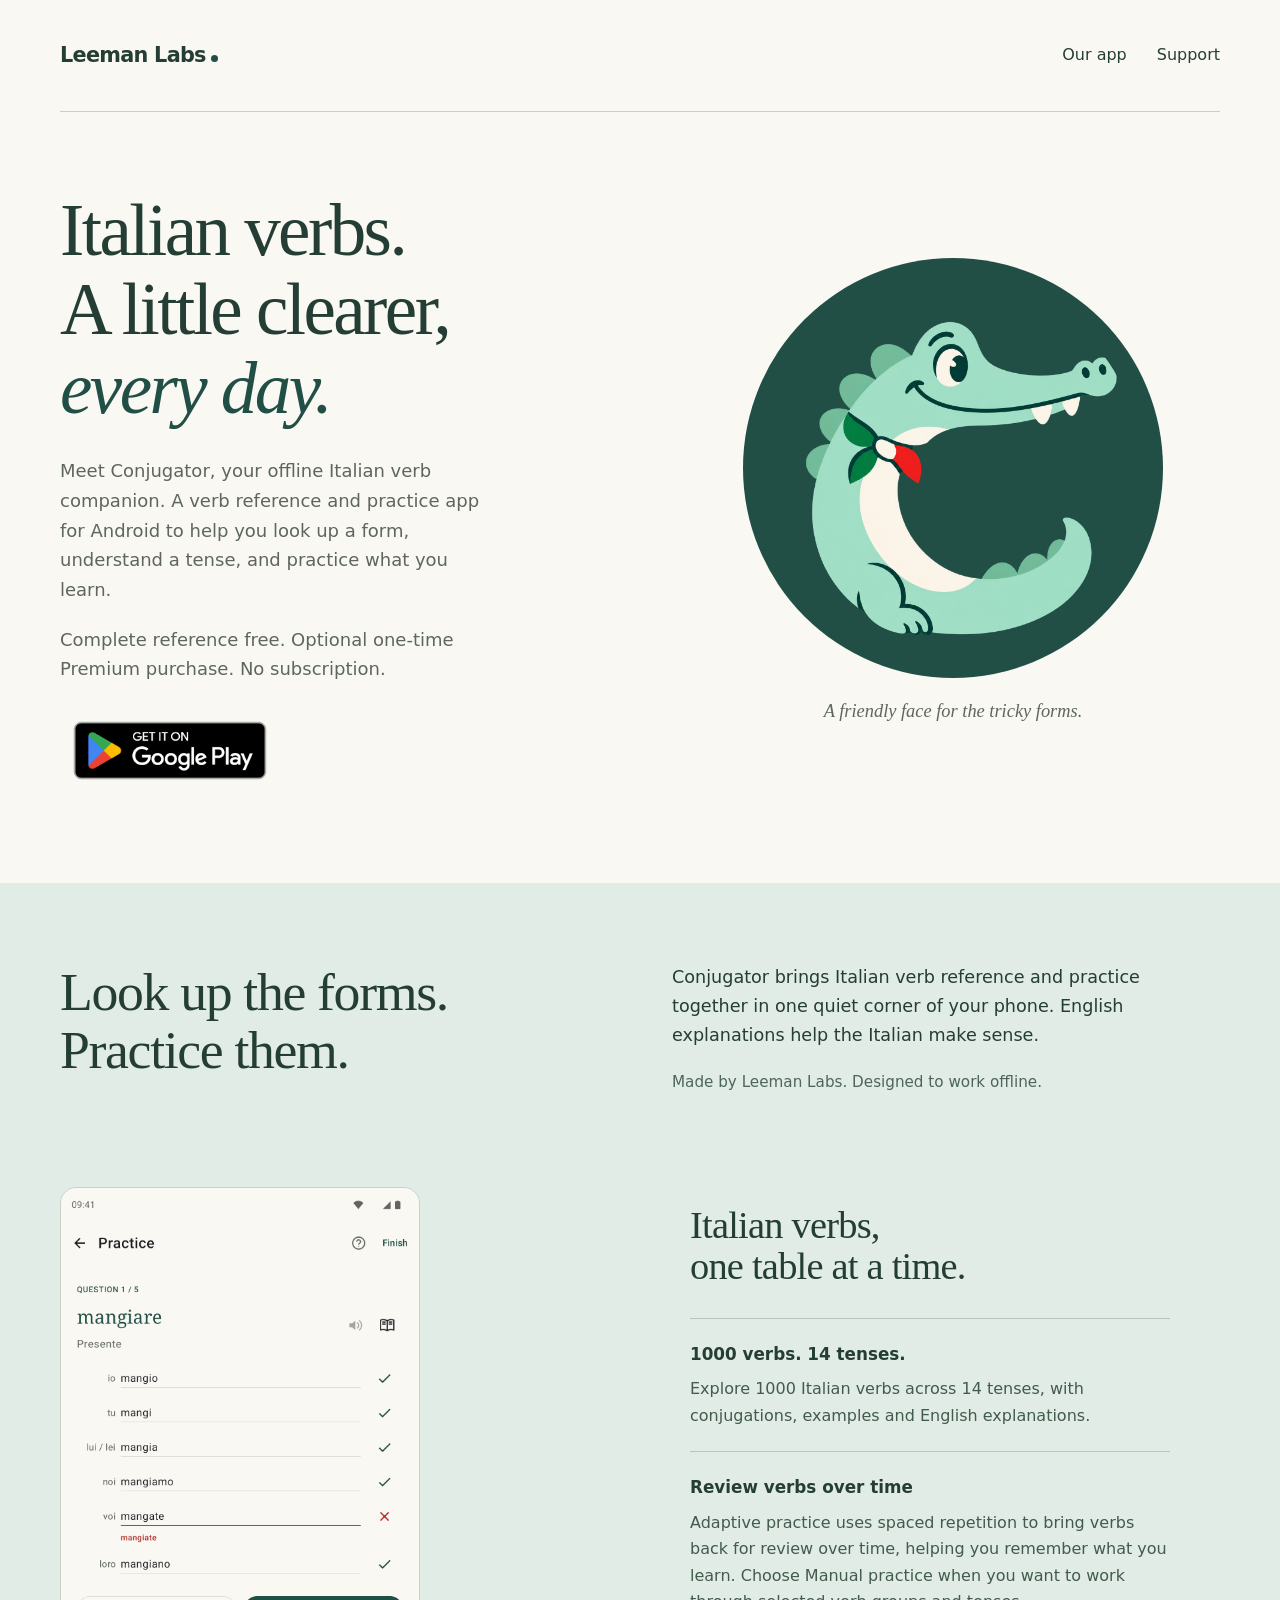
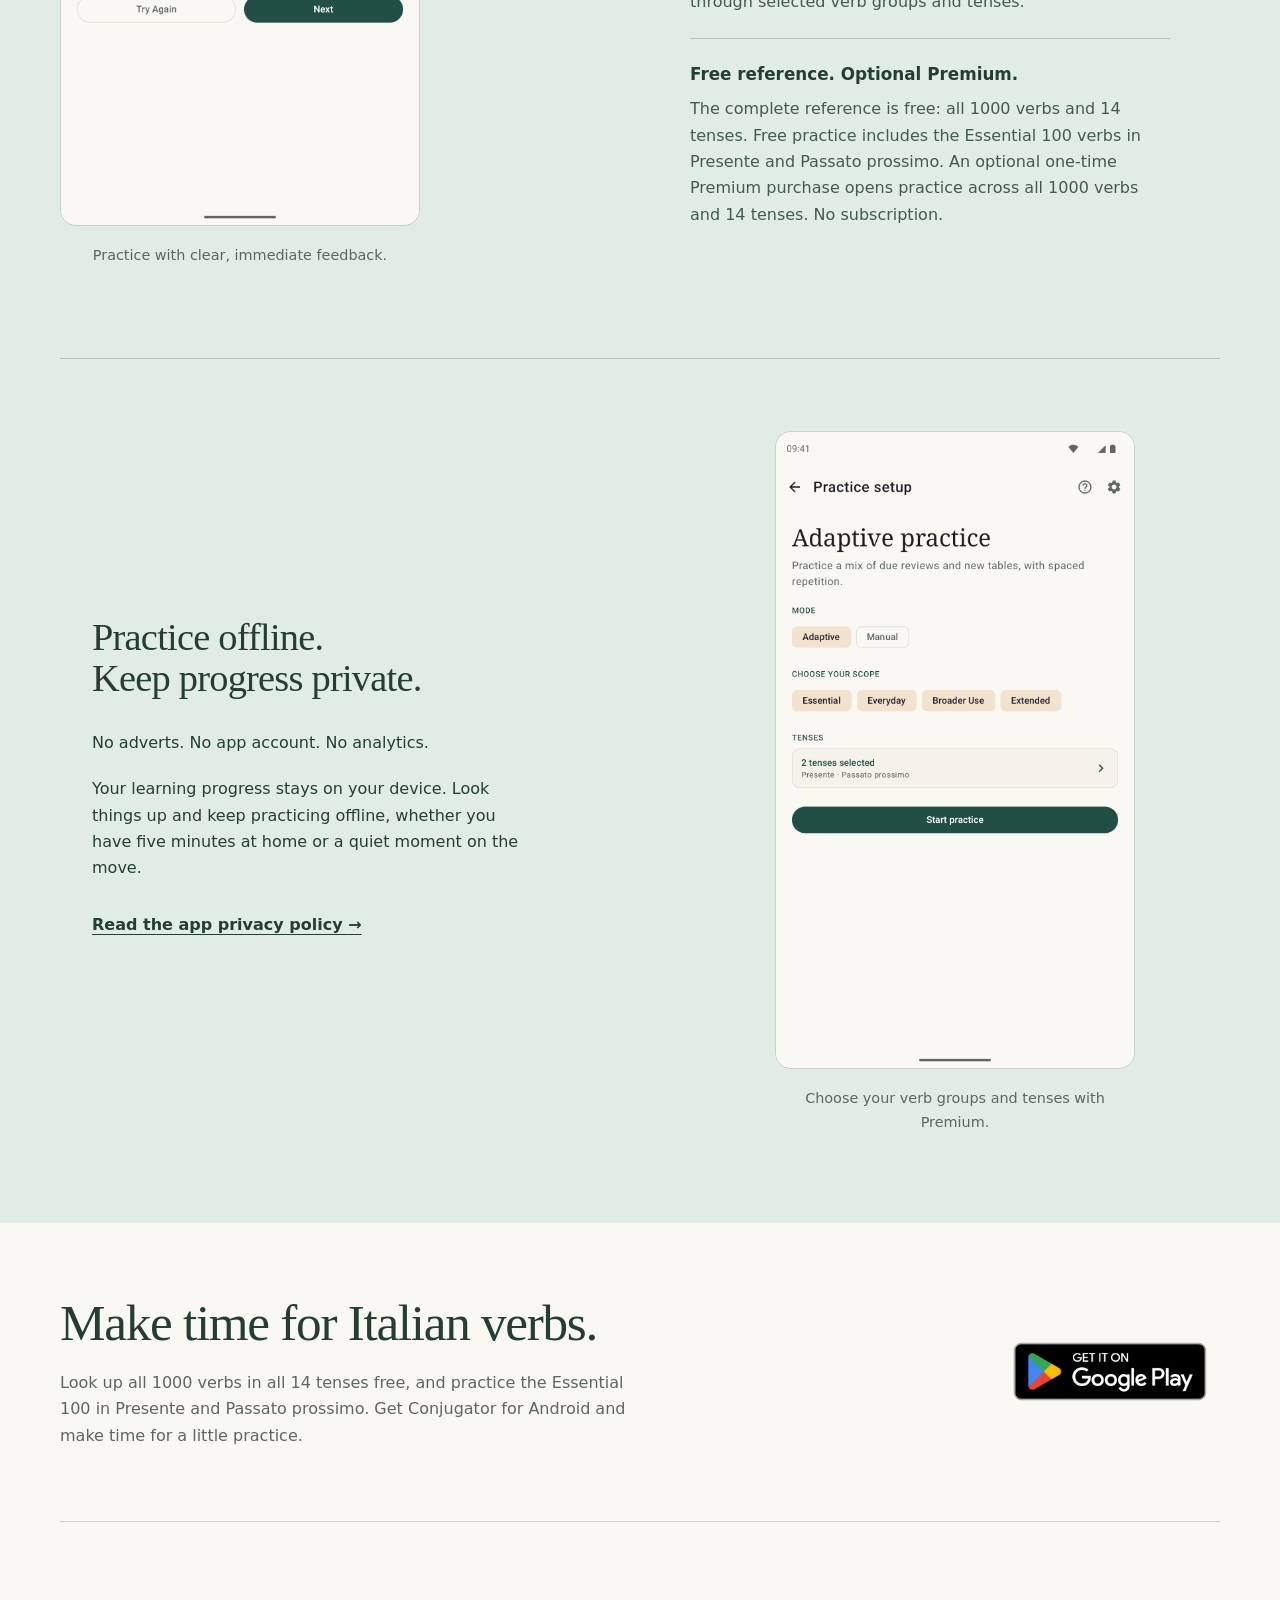
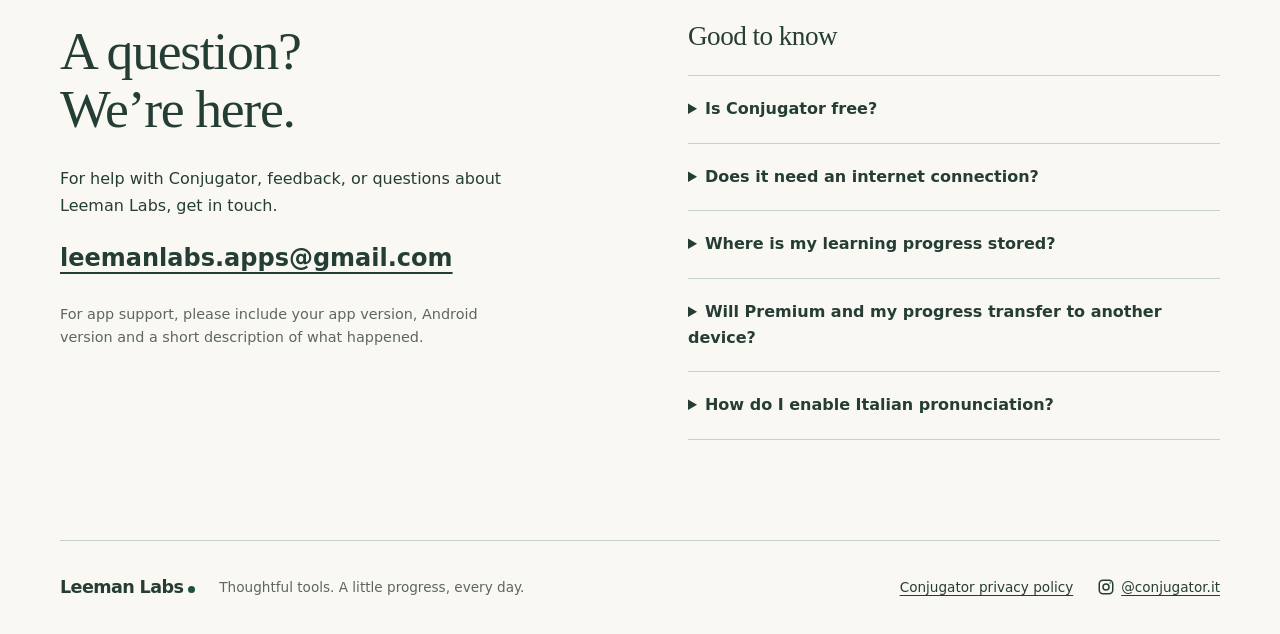
<file: index.html>
<!doctype html>
<html lang="en">
<head>
  <meta charset="utf-8">
  <meta name="viewport" content="width=device-width, initial-scale=1">
  <meta name="description" content="Leeman Labs, maker of Conjugator — an offline Italian verb reference and practice app for Android. Explore the app and get support.">
  <meta name="theme-color" content="#214f46">
  <meta property="og:title" content="Conjugator: Offline Italian Verb Practice | Leeman Labs">
  <meta property="og:description" content="Italian verbs. A little clearer, every day. Meet Conjugator, your offline Italian verb companion for Android.">
  <meta property="og:type" content="website">
  <meta property="og:url" content="https://tleeman.github.io/">
  <meta property="og:image" content="https://tleeman.github.io/assets/icon.png">
  <link rel="canonical" href="https://tleeman.github.io/">
  <link rel="icon" type="image/png" href="assets/icon.png">
  <link rel="stylesheet" href="styles.css">
  <meta name="google-site-verification" content="Qju-MWoeeO31oDzUV84XsKwe7bpOScqYTNpeeteQqgk" />
  <title>Conjugator: Offline Italian Verb Practice | Leeman Labs</title>
</head>
<body>
  <a class="skip-link" href="#main">Skip to content</a>
  <header class="site-header wrap">
    <a class="wordmark" href="./" aria-label="Leeman Labs home">Leeman Labs<span class="brand-dot" aria-hidden="true"></span></a>
    <nav aria-label="Main navigation"><a href="#conjugator">Our app</a><a href="#support">Support</a></nav>
  </header>
  <main id="main">
    <section class="hero wrap" aria-labelledby="hero-title">
      <div class="hero-copy">
        <h1 id="hero-title">Italian verbs.<br>A little clearer,<br><em>every day.</em></h1>
        <p>Meet Conjugator, your offline Italian verb companion. A verb reference and practice app for Android to help you look up a form, understand a tense, and practice what you learn.</p>
        <p>Complete reference free. Optional one-time Premium purchase. No subscription.</p>
        <div class="hero-actions">
          <a class="store-badge" href="https://play.google.com/store/apps/details?id=com.leemanlabs.conjugator.it"><img src="assets/google-play-badge.png" width="646" height="250" alt="Get it on Google Play"></a>
        </div>
      </div>
      <figure class="mascot">
        <img src="assets/conjugator.png" width="1280" height="1280" alt="ConjuGATOR, the Conjugator mascot: a smiling mint-green crocodile wearing an Italian tricolour neckerchief.">
        <figcaption>A friendly face for the tricky forms.</figcaption>
      </figure>
    </section>
    <section class="app-section" id="conjugator" aria-labelledby="app-title">
      <div class="wrap">
        <div class="section-intro">
          <h2 id="app-title">Look up the forms.<br>Practice them.</h2>
          <div><p>Conjugator brings Italian verb reference and practice together in one quiet corner of your phone. English explanations help the Italian make sense.</p><p>Made by Leeman Labs. Designed to work offline.</p></div>
        </div>
        <div class="app-story">
          <figure class="app-shot"><img src="assets/practice.png" width="1080" height="1920" loading="lazy" alt="Conjugator practice screen showing answers for mangiare, with a correction and an option to try again."><figcaption>Practice with clear, immediate feedback.</figcaption></figure>
          <div class="story-copy">
            <h3>Italian verbs,<br>one table at a time.</h3>
            <dl>
              <div><dt>1000 verbs. 14 tenses.</dt><dd>Explore 1000 Italian verbs across 14 tenses, with conjugations, examples and English explanations.</dd></div>
              <div><dt>Review verbs over time</dt><dd>Adaptive practice uses spaced repetition to bring verbs back for review over time, helping you remember what you learn. Choose Manual practice when you want to work through selected verb groups and tenses.</dd></div>
              <div><dt>Free reference. Optional Premium.</dt><dd>The complete reference is free: all 1000 verbs and 14 tenses. Free practice includes the Essential 100 verbs in Presente and Passato prossimo. An optional one-time Premium purchase opens practice across all 1000 verbs and 14 tenses. No subscription.</dd></div>
            </dl>
          </div>
        </div>
        <div class="reference-story">
          <div class="story-copy"><h3>Practice offline.<br>Keep progress private.</h3><p>No adverts. No app account. No analytics.</p><p>Your learning progress stays on your device. Look things up and keep practicing offline, whether you have five minutes at home or a quiet moment on the move.</p><a class="text-link" href="conjugator-privacy/">Read the app privacy policy <span aria-hidden="true">&rarr;</span></a></div>
          <figure class="app-shot"><img src="assets/adaptive-setup.png" width="1080" height="1920" loading="lazy" alt="Premium Adaptive Practice setup with all four verb groups and the Presente and Passato prossimo tenses selected."><figcaption>Choose your verb groups and tenses with Premium.</figcaption></figure>
        </div>
      </div>
    </section>
    <section class="app-download wrap" aria-labelledby="download-title">
      <div><h2 id="download-title">Make time for Italian verbs.</h2><p>Look up all 1000 verbs in all 14 tenses free, and practice the Essential 100 in Presente and Passato prossimo. Get Conjugator for Android and make time for a little practice.</p></div>
      <a class="store-badge" href="https://play.google.com/store/apps/details?id=com.leemanlabs.conjugator.it"><img src="assets/google-play-badge.png" width="646" height="250" loading="lazy" alt="Get it on Google Play"></a>
    </section>
    <section class="support wrap" id="support" aria-labelledby="support-title">
      <div><h2 id="support-title">A question?<br>We’re here.</h2><p>For help with Conjugator, feedback, or questions about Leeman Labs, get in touch.</p><a class="contact-link" href="mailto:leemanlabs.apps@gmail.com">leemanlabs.apps@gmail.com</a><p class="support-note">For app support, please include your app version, Android version and a short description of what happened.</p></div>
      <div class="support-details"><h3>Good to know</h3><details><summary>Is Conjugator free?</summary><p>Yes. The complete reference is free, with conjugations, examples and English explanations for all 1000 verbs and 14 tenses. Both Adaptive and Manual Practice are free for the Essential 100 verbs in Presente and Passato prossimo. An optional one-time Premium purchase opens practice across all 1000 verbs and 14 tenses. No subscription.</p></details><details><summary>Does it need an internet connection?</summary><p>Reference and practice work offline, including Premium practice once your purchase is confirmed. Google Play needs an internet connection to buy Premium or restore it after reinstalling or changing devices. Pronunciation works offline once an Italian voice is installed; downloading voice data may need a connection.</p></details><details><summary>Where is my learning progress stored?</summary><p>On your device, in the app’s private storage. There’s no cloud sync. Clearing app storage or uninstalling removes your learning progress and settings.</p></details><details><summary>Will Premium and my progress transfer to another device?</summary><p>Premium can be restored through Google Play using the Google account you purchased it with and an internet connection. Conjugator checks ownership automatically when you open the app or the Premium sheet; you do not need to buy it again.</p><p>Learning progress and settings stay on the original device. There is no cloud sync or device-transfer backup, so restoring Premium does not restore your learning history. Uninstalling the app or clearing its storage removes that history.</p></details><details><summary>How do I enable Italian pronunciation?</summary><p>Conjugator uses an installed offline Italian text-to-speech voice. In the app, open Settings and find Pronunciation. Use the Android speech settings option to install Italian voice data through your speech engine, then return to Conjugator to choose and preview a voice. The available voices and Android settings vary by device and speech engine.</p><p>Downloading voice data may need an internet connection. Once an offline Italian voice is installed, pronunciation works offline. Reference and practice remain available without a voice.</p></details></div>
    </section>
  </main>
  <footer class="site-footer wrap">
    <span class="wordmark">Leeman Labs<span class="brand-dot" aria-hidden="true"></span></span>
    <p>Thoughtful tools. A little progress, every day.</p>
    <a href="conjugator-privacy/">Conjugator privacy policy</a>
    <a class="instagram-link" href="https://www.instagram.com/conjugator.it/" aria-label="@conjugator.it on Instagram">
      <svg width="18" height="18" viewBox="0 0 24 24" fill="none" stroke="currentColor" stroke-width="2" aria-hidden="true">
        <rect x="3" y="3" width="18" height="18" rx="5" />
        <circle cx="12" cy="12" r="4" />
        <circle cx="17.5" cy="6.5" r="1" fill="currentColor" stroke="none" />
      </svg>
      <span>@conjugator.it</span>
    </a>
  </footer>
</body>
</html>
</file>
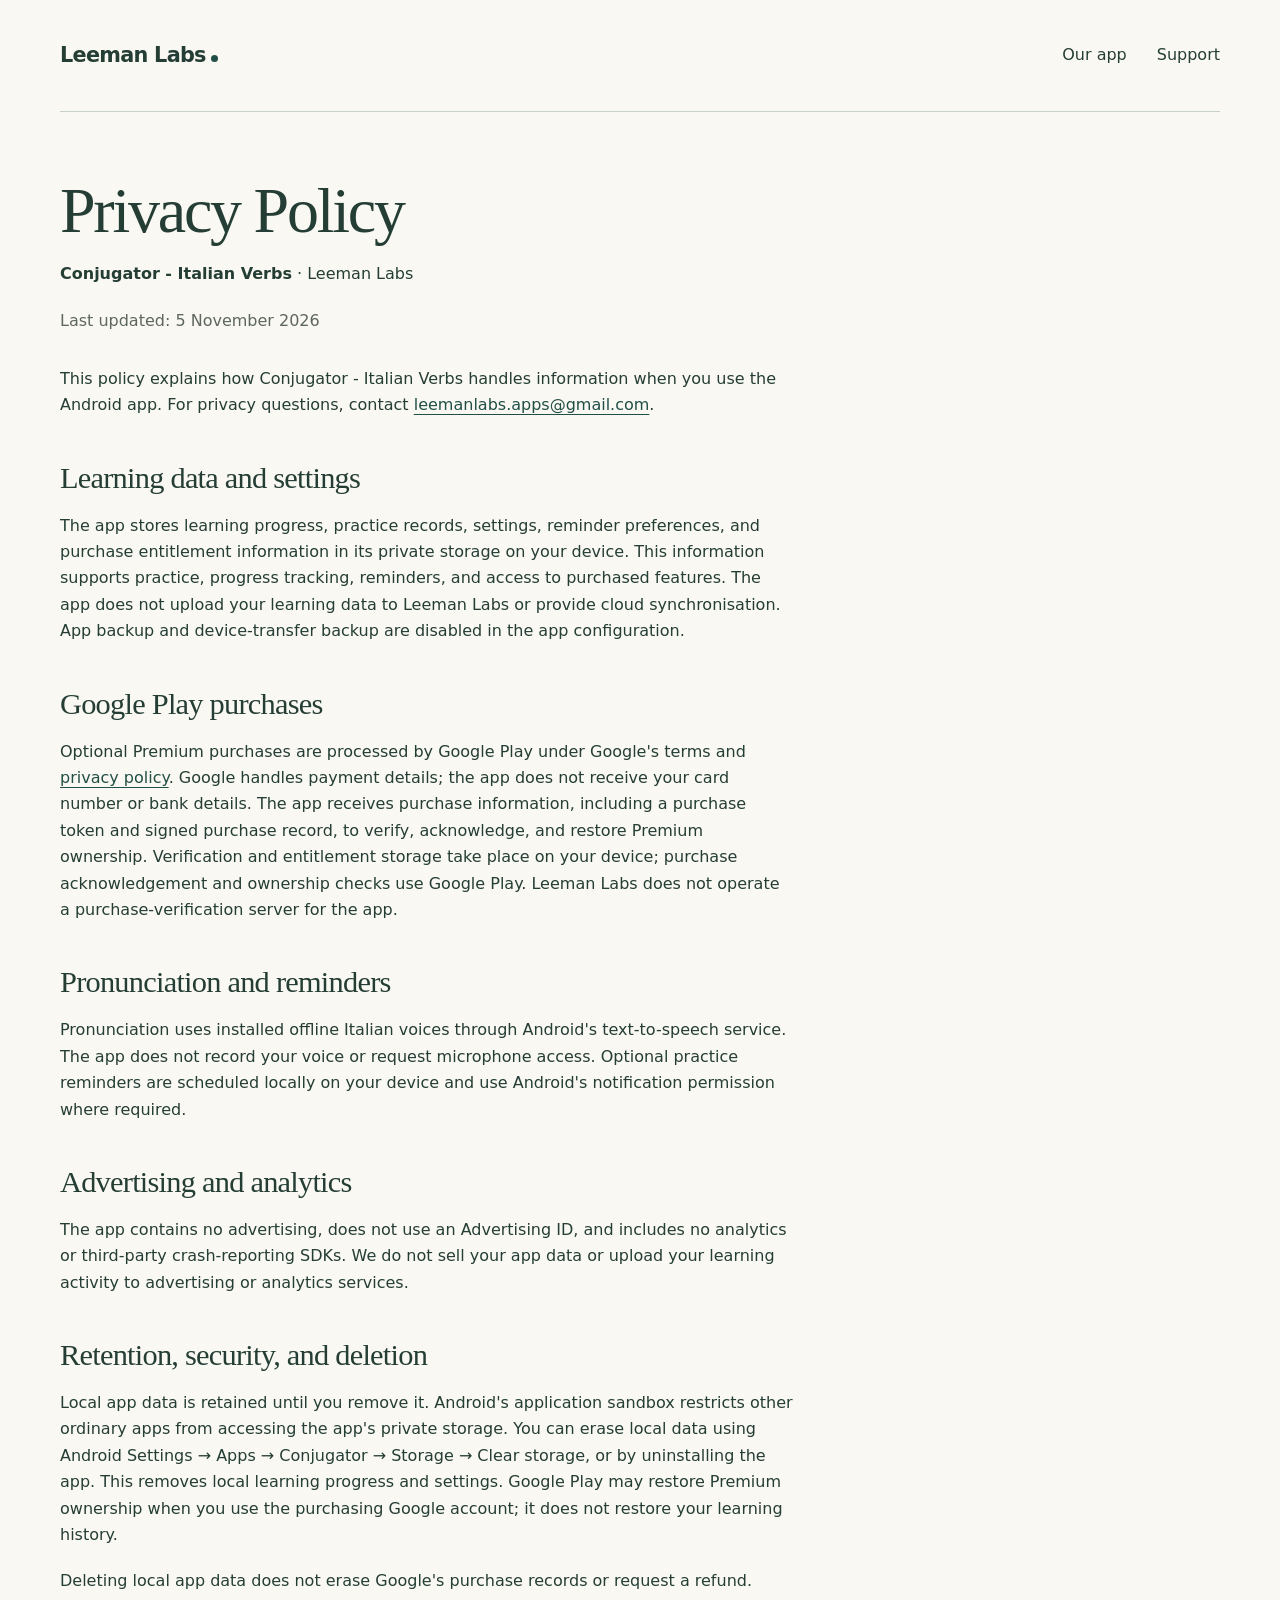
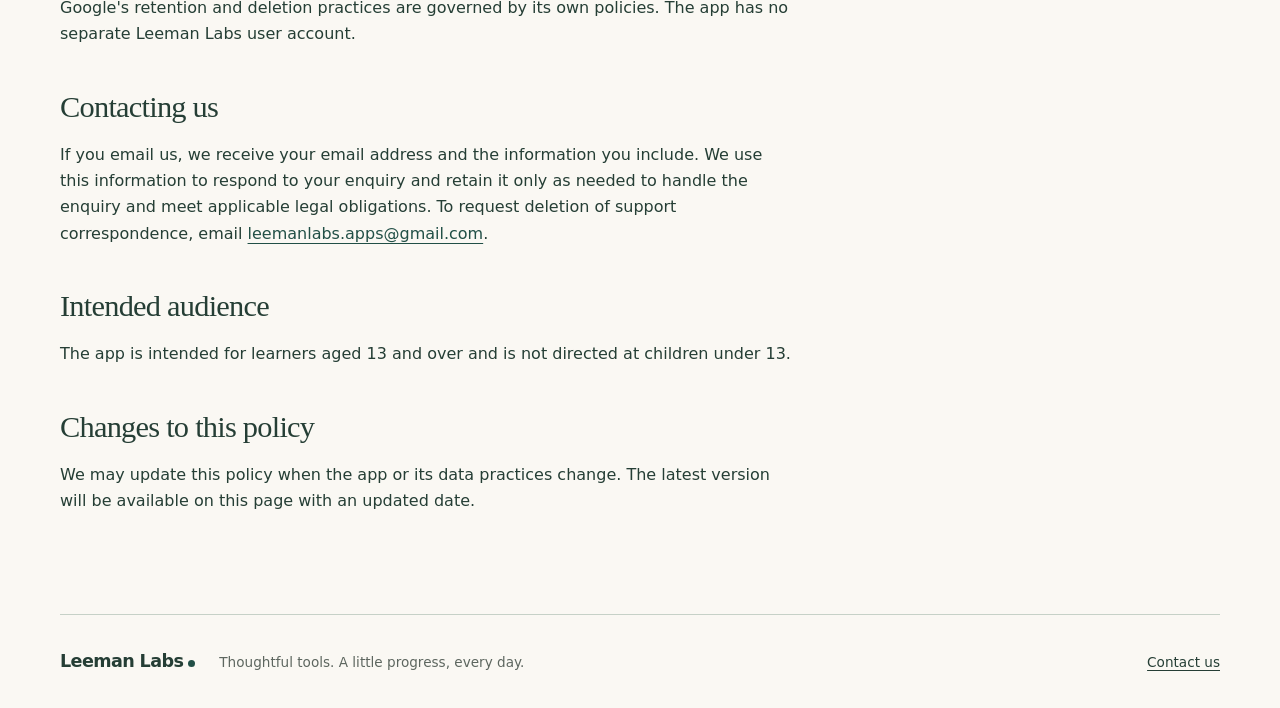
<file: conjugator-privacy/index.html>
<!doctype html>
<html lang="en">
<head>
  <meta charset="utf-8">
  <meta name="viewport" content="width=device-width, initial-scale=1">
  <meta name="description" content="Privacy policy for Conjugator - Italian Verbs.">
  <meta name="theme-color" content="#214f46">
  <link rel="canonical" href="https://tleeman.github.io/conjugator-privacy/">
  <link rel="icon" type="image/png" href="../assets/icon.png">
  <link rel="stylesheet" href="../styles.css">
  <title>Privacy Policy | Conjugator - Italian Verbs</title>
</head>
<body>
  <a class="skip-link" href="#main">Skip to content</a>
  <header class="site-header wrap">
    <a class="wordmark" href="../" aria-label="Leeman Labs home">Leeman Labs<span class="brand-dot" aria-hidden="true"></span></a>
    <nav aria-label="Main navigation"><a href="../#conjugator">Our app</a><a href="../#support">Support</a></nav>
  </header>
<main id="main" class="wrap">
<article class="policy">
  <h1>Privacy Policy</h1>
  <p><strong>Conjugator - Italian Verbs</strong> · Leeman Labs</p>
  <p class="updated">Last updated: 5 November 2026</p>

  <p>This policy explains how Conjugator - Italian Verbs handles information when you use the Android app. For privacy questions, contact <a href="mailto:leemanlabs.apps@gmail.com">leemanlabs.apps@gmail.com</a>.</p>

  <h2>Learning data and settings</h2>
  <p>The app stores learning progress, practice records, settings, reminder preferences, and purchase entitlement information in its private storage on your device. This information supports practice, progress tracking, reminders, and access to purchased features. The app does not upload your learning data to Leeman Labs or provide cloud synchronisation. App backup and device-transfer backup are disabled in the app configuration.</p>

  <h2>Google Play purchases</h2>
  <p>Optional Premium purchases are processed by Google Play under Google's terms and <a href="https://policies.google.com/privacy">privacy policy</a>. Google handles payment details; the app does not receive your card number or bank details. The app receives purchase information, including a purchase token and signed purchase record, to verify, acknowledge, and restore Premium ownership. Verification and entitlement storage take place on your device; purchase acknowledgement and ownership checks use Google Play. Leeman Labs does not operate a purchase-verification server for the app.</p>

  <h2>Pronunciation and reminders</h2>
  <p>Pronunciation uses installed offline Italian voices through Android's text-to-speech service. The app does not record your voice or request microphone access. Optional practice reminders are scheduled locally on your device and use Android's notification permission where required.</p>

  <h2>Advertising and analytics</h2>
  <p>The app contains no advertising, does not use an Advertising ID, and includes no analytics or third-party crash-reporting SDKs. We do not sell your app data or upload your learning activity to advertising or analytics services.</p>

  <h2>Retention, security, and deletion</h2>
  <p>Local app data is retained until you remove it. Android's application sandbox restricts other ordinary apps from accessing the app's private storage. You can erase local data using Android Settings → Apps → Conjugator → Storage → Clear storage, or by uninstalling the app. This removes local learning progress and settings. Google Play may restore Premium ownership when you use the purchasing Google account; it does not restore your learning history.</p>
  <p>Deleting local app data does not erase Google's purchase records or request a refund. Google's retention and deletion practices are governed by its own policies. The app has no separate Leeman Labs user account.</p>

  <h2>Contacting us</h2>
  <p>If you email us, we receive your email address and the information you include. We use this information to respond to your enquiry and retain it only as needed to handle the enquiry and meet applicable legal obligations. To request deletion of support correspondence, email <a href="mailto:leemanlabs.apps@gmail.com">leemanlabs.apps@gmail.com</a>.</p>

  <h2>Intended audience</h2>
  <p>The app is intended for learners aged 13 and over and is not directed at children under 13.</p>

  <h2>Changes to this policy</h2>
  <p>We may update this policy when the app or its data practices change. The latest version will be available on this page with an updated date.</p>
</article>
</main>
  <footer class="site-footer wrap"><a class="wordmark" href="../">Leeman Labs<span class="brand-dot" aria-hidden="true"></span></a><p>Thoughtful tools. A little progress, every day.</p><a href="mailto:leemanlabs.apps@gmail.com">Contact us</a></footer>
</body>
</html>
</file>
<file: styles.css>
:root {
  color-scheme: light;
  --paper: #faf8f3;
  --green: #214f46;
  --ink: #253e35;
  --muted: #5d665f;
  --wash: #e0ece5;
  --line: #c6d1c7;
  font-family: "Segoe UI", system-ui, sans-serif;
  color: var(--ink);
  background: var(--paper);
  line-height: 1.65;
  scroll-behavior: smooth;
  scroll-padding-top: 32px;
  accent-color: var(--green);
}
* { box-sizing: border-box; }
body { margin: 0; }
::selection { background: var(--green); color: var(--paper); }
a { color: inherit; text-underline-offset: .25em; }
a:hover { text-decoration-thickness: 2px; }
:focus-visible { outline: 3px solid var(--green); outline-offset: 5px; }
img { display: block; max-width: 100%; height: auto; }
figure { margin: 0; }
h1, h2, h3 { font-family: Georgia, "Times New Roman", serif; font-weight: 400; line-height: 1.08; text-wrap: balance; }
h1 { font-size: clamp(3.2rem, 5.7vw, 5.5rem); letter-spacing: -.035em; margin: 0 0 28px; }
h2 { font-size: clamp(2.6rem, 4.2vw, 4rem); letter-spacing: -.025em; margin: 0; }
h3 { font-size: clamp(2.1rem, 3vw, 3rem); letter-spacing: -.02em; margin: 0 0 30px; }
p { margin: 0 0 20px; }
.wrap { width: min(1160px, calc(100% - 96px)); margin-inline: auto; }
.site-header { min-height: 112px; display: flex; align-items: center; justify-content: space-between; gap: 24px; border-bottom: 1px solid var(--line); }
.wordmark { font-size: 1.3rem; font-weight: 650; letter-spacing: -.035em; text-decoration: none; white-space: nowrap; }
.brand-dot { display: inline-block; width: 7px; height: 7px; border-radius: 50%; background: var(--green); margin-left: 5px; }
nav { display: flex; gap: 30px; }
nav a { text-decoration: none; padding-block: 12px; }
nav a:hover { text-decoration: underline; }
.skip-link { position: absolute; left: 20px; top: -100px; padding: 12px 20px; background: var(--paper); z-index: 2; }
.skip-link:focus { top: 16px; }
.hero { display: grid; grid-template-columns: 1.12fr 1fr; align-items: center; gap: 28px; padding-block: 80px 90px; }
.hero-copy > p { max-width: 440px; font-size: 1.125rem; color: var(--muted); }
h1 em { color: var(--green); }
.hero-actions { display: flex; align-items: center; flex-wrap: wrap; gap: 8px 24px; margin-top: 24px; }
.store-badge { display: inline-block; width: 220px; max-width: 100%; flex-shrink: 0; }
.store-badge img { width: 100%; }
.mascot { width: min(100%, 420px); justify-self: center; }
.mascot img {
  width: 100%;
  padding: 5.208333%;
  border-radius: 50%;
  background: var(--green);
}
figcaption { text-align: center; font-size: .9rem; color: var(--muted); margin-top: 18px; }
.mascot figcaption { font-family: Georgia, serif; font-style: italic; font-size: 1.15rem; }
.app-section { background: var(--wash); padding-block: 80px 88px; }
.section-intro { display: grid; grid-template-columns: 1fr 1fr; gap: 64px; margin-bottom: 72px; align-items: start; }
.section-intro p { max-width: 480px; font-size: 1.1rem; }
.section-intro p:last-child { font-size: .95rem; color: #4e6559; }
.app-story, .reference-story { display: grid; grid-template-columns: 1fr 1fr; gap: 100px; align-items: center; }
.app-shot { width: min(100%, 360px); justify-self: center; }
.app-story .app-shot { justify-self: start; }
.app-shot img { width: 100%; border-radius: 16px; border: 1px solid var(--line); }
.story-copy { max-width: 480px; }
dl { margin: 0; }
dl > div { border-top: 1px solid #b5c7b9; padding-block: 22px; }
dt { font-weight: 650; margin-bottom: 8px; font-size: 1.05rem; }
dd { margin: 0; color: #425b4d; }
.reference-story { margin-top: 90px; padding-top: 72px; border-top: 1px solid #b5c7b9; }
.reference-story .story-copy { padding-left: 32px; }
.text-link { display: inline-block; padding-block: 10px; font-weight: 600; }
.app-download { display: flex; align-items: center; justify-content: space-between; gap: 40px; padding-block: 72px; border-bottom: 1px solid var(--line); }
.app-download h2 { font-size: clamp(2.2rem, 4vw, 3.2rem); margin-bottom: 20px; }
.app-download p { max-width: 56ch; margin: 0; color: var(--muted); }
.support { display: grid; grid-template-columns: 1fr 1fr; gap: 96px; padding-block: 100px; }
.support h2 { margin-bottom: 28px; }
.support p { max-width: 460px; }
.contact-link { font-size: clamp(1.05rem, 2.1vw, 1.5rem); font-weight: 600; overflow-wrap: anywhere; }
.support .support-note { color: var(--muted); font-size: .9rem; margin-top: 24px; }
.support-details h3 { font-size: 1.7rem; margin-bottom: 24px; }
details { border-top: 1px solid var(--line); }
details:last-child { border-bottom: 1px solid var(--line); }
summary { cursor: pointer; padding-block: 20px; font-weight: 600; }
details p { color: var(--muted); padding-right: 16px; }
.site-footer { border-top: 1px solid var(--line); padding-block: 32px; display: flex; align-items: center; flex-wrap: wrap; gap: 14px 24px; font-size: .85rem; }
.site-footer p { margin: 0; color: var(--muted); flex: 1; }
.site-footer .wordmark { font-size: 1.1rem; }
.instagram-link { display: inline-flex; align-items: center; gap: 6px; }
.policy { max-width: 72ch; padding-block: 64px 80px; }
.policy h1 { font-size: clamp(2.6rem, 7vw, 4rem); margin-bottom: 16px; }
.policy h2 { font-size: clamp(1.5rem, 4vw, 1.9rem); line-height: 1.25; margin: 40px 0 16px; }
.policy a { color: var(--green); overflow-wrap: anywhere; }
.policy .updated { color: var(--muted); margin-bottom: 32px; }
@media (max-width: 900px) {
  .wrap { width: calc(100% - 56px); }
  .hero { padding-block: 60px; gap: 16px; }
  .app-story, .reference-story, .support { gap: 40px; }
  .section-intro { gap: 40px; }
  .reference-story .story-copy { padding-left: 0; }
}
@media (max-width: 620px) {
  .wrap { width: calc(100% - 40px); }
  .site-header { min-height: 84px; gap: 16px; }
  .wordmark { font-size: 1.15rem; }
  nav { gap: 18px; font-size: .9rem; }
  .hero { grid-template-columns: 1fr; padding-block: 48px; gap: 32px; }
  h1 { font-size: clamp(3rem, 11vw, 4.1rem); }
  .hero-copy > p { max-width: 100%; }
  .mascot { width: min(78%, 280px); }
  .app-section { padding-block: 56px; }
  .section-intro, .app-story, .reference-story, .support { grid-template-columns: 1fr; gap: 32px; }
  .section-intro { margin-bottom: 44px; }
  .app-shot { width: min(100%, 330px); }
  .app-story .app-shot { justify-self: center; }
  .reference-story { margin-top: 52px; padding-top: 48px; }
  .app-download { flex-direction: column; align-items: flex-start; gap: 24px; padding-block: 48px; }
  .support { padding-block: 60px; gap: 40px; }
  .policy { padding-block: 40px 56px; }
  .site-footer { align-items: start; flex-direction: column; gap: 12px; }
}
@media (prefers-reduced-motion: reduce) { :root { scroll-behavior: auto; } }
</file>
